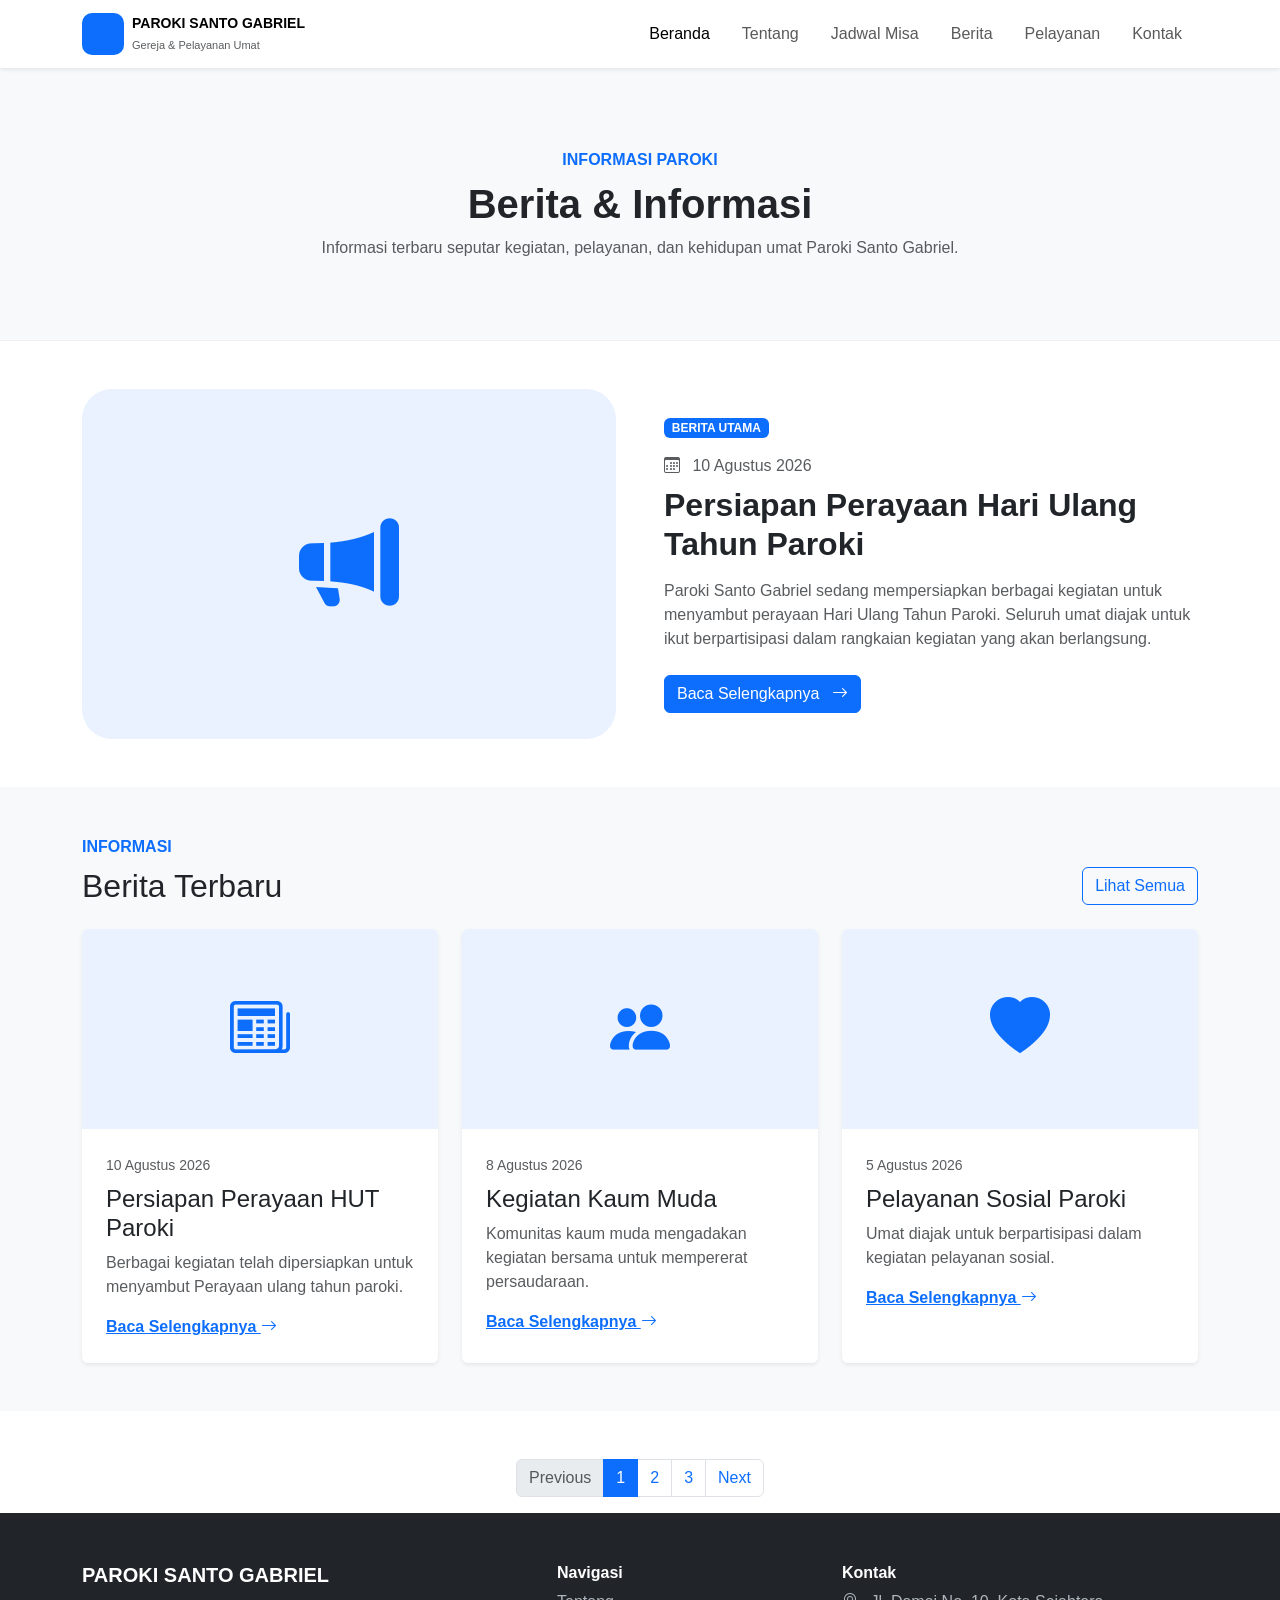
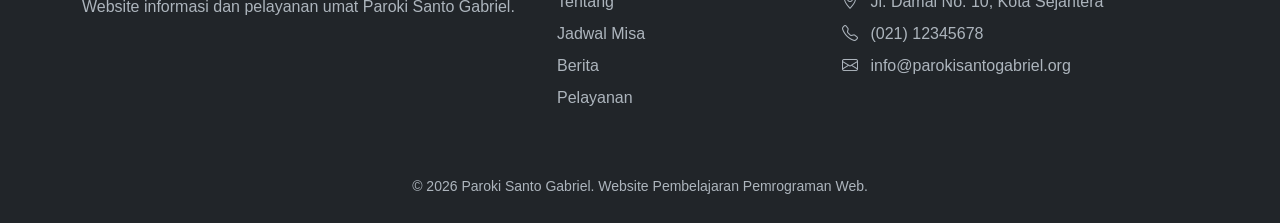
<file: berita.html>
<!DOCTYPE html>
<html lang ="id">
  <head>
    <meta charset="UTF-8" />
    <meta name="viewport" content="width=device-width, initial-scale=1.0" />

    <title>Paroki Santo Gabriel</title>

    <!-- Bootstrap CSS -->
     <link 
        href="https://cdn.jsdelivr.net/npm/bootstrap@5.3.3/dist/css/bootstrap.min.css" 
        
        rel="stylesheet" 
    />

    <!-- Bootstrap Icons -->
    <link 
        rel="stylesheet"
        href="https://cdn.jsdelivr.net/npm/bootstrap-icons@1.11.3/font/bootstrap-icons.min.css" 
    />


    <!-- Custom CSS -->
     <link rel="stylesheet" href="style.css"/>
  </head>

  <body>
    <!-- ============================================
        NAVBAR
        ========================================== -->
    <nav class="navbar navbar-expand-lg navbar-light bg-white shadow-sm sticky-top">
      <div class="container">
        <!-- Logo -->
        <a class="navbar-brand d-flex align-items-center" href="index.html">
          <div class="logo-icon me-2">
            <i class="bi bi-cross"></i>
          </div>

          <div>
            <div class="fw-bold">PAROKI SANTO GABRIEL</div>
            <small class="text-muted">Gereja & Pelayanan Umat</small>
          </div>
        </a>

         <!-- Mobile Button -->
          <button
          class="navbar-toggler"
          type="button"
          data-bs-toggle="collapse"
          data-bs-target="#navbarMenu"
        >
          <span class="navbar-toggler-icon"></span>
        </button>

        <!-- Menu -->
         <div class="collapse navbar-collapse" id="navbarMenu">
          <ul class="navbar-nav ms-auto">
            <li class="nav-item">
              <a class="nav-link active" href="index.html"> Beranda </a>
            </li>

            <li class="nav-item">
              <a class="nav-link" href="tentang.html"> Tentang </a>
            </li>

            <li class="nav-item">
              <a class="nav-link" href="jadwal-misa.html"> Jadwal Misa </a>
            </li>

            <li class="nav-item">
              <a class="nav-link" href="berita.html"> Berita </a>
            </li>

            <li class="nav-item">
              <a class="nav-link" href="#"> Pelayanan </a>
            </li>
            
            <li class="nav-item">
              <a class="nav-link" href="#"> Kontak </a>
            </li>
          </ul>
        </div>
      </div>
    </nav>

<!-- =============================================
        PAGE HEADER
    ============================================== -->
    
    <section class="page-header">
        <div class="container">
            <div class="text-center">
                <span class="text-primary fw-semibold">INFORMASI PAROKI</span>
                
                <h1 class="fw-bold mt-2">Berita & Informasi</h1>
                
                <p class="text-muted mb-0">
                    Informasi terbaru seputar kegiatan, pelayanan, dan kehidupan umat Paroki Santo Gabriel.
                    </p>
            </div>
        </div>
    </section>

<!-- =============================================
        FEATURED NEWS
    ============================================== -->
    
    <section class="py-5">
        <div class="container">
            <div class="row align-items-center g-5">
                <!-- Image -->
                <div class="col-lg-6">
                    <div class="featured-image">
                        <i class="bi bi-megaphone-fill"></i>
                    </div>
                </div>

                <!-- Content -->
                <div class="col-lg-6">
                    <span class="badge bg-primary mb-3">BERITA UTAMA</span>
                    
                    <p class="text-muted mb-2">
                        <i class="bi bi-calendar3 me-2"></i>
                        10 Agustus 2026
                    </p>
                    
                    <h2 class="fw-bold">Persiapan Perayaan Hari Ulang Tahun Paroki</h2>
                    
                    <p class="text-muted mt-3">
                        Paroki Santo Gabriel sedang mempersiapkan berbagai kegiatan untuk menyambut perayaan Hari Ulang Tahun Paroki. Seluruh umat diajak untuk ikut berpartisipasi dalam rangkaian kegiatan yang akan berlangsung.
                    </p>
                    
                    <a href="detail-berita.html" class="btn btn-primary mt-2">
                        Baca Selengkapnya
                        <i class="bi bi-arrow-right ms-2"></i>
                    </a>
                </div>
            </div>
        </div>
    </section>

<!-- ============================================
        BERITA
    ========================================== -->
        <section class="py-5 bg-light">
            <div class="container">
                <div class="d-flex justify-content-between align-items-end mb-4">
                    <div>
                        <span class="text-primary fw-semibold"> INFORMASI </span>

                        <h2 class="fw-blod mt-2 mb-0">Berita Terbaru</h2>
                    </div>

                    <a href="berita.html" class="btn btn-outline-primary"> Lihat Semua </a>
                </div>

                <div class="row g-4">
                    <!-- Berita 1 -->
                    <div class="col-md-4">
                        <article class="card news-card h-100 border-0 shadow-sm">
                            <div class="news-image">
                                <i class="bi bi-newspaper"></i>
                            </div>

                            <div class="card-body p-4">
                                <small class="text-muted"> 10 Agustus 2026 </small>

                                <h4 class="mt-2">Persiapan Perayaan HUT Paroki</h4>

                                <p class="text-muted">
                                    Berbagai kegiatan telah dipersiapkan untuk menyambut Perayaan
                                    ulang tahun paroki.
                                </p>

                                <a href="#" class="text-primary fw-semibold">
                                    Baca Selengkapnya
                                    <i class="bi bi-arrow-right"></i>
                                </a>
                            </div>
                        </article>
                    </div>
                    
                    
                    <!-- Berita 2 -->
                    <div class="col-md-4">
                        <article class="card news-card h-100 border-0 shadow-sm">
                            <div class="news-image">
                                <i class="bi bi-people-fill"></i>
                            </div>

                            <div class="card-body p-4">
                                <small class="text-muted"> 8 Agustus 2026 </small>

                                <h4 class="mt-2">Kegiatan Kaum Muda</h4>

                                <p class="text-muted">
                                    Komunitas kaum muda mengadakan kegiatan bersama untuk
                                    mempererat persaudaraan.
                                </p>

                                <a href="#" class="text-primary fw-semibold">
                                   Baca Selengkapnya
                                  <i class="bi bi-arrow-right"></i>
                                </a>
                           </div>
                        </article>
                    </div>
                        
                    <!-- Berita 3 -->
                     <div class="col-md-4">
                        <article class="card news-card h-100 border-0 shadow-sm">
                            <div class="news-image">
                                <i class="bi bi-heart-fill"></i>
                            </div>

                            <div class="card-body p-4">
                                <small class="text-muted"> 5 Agustus 2026 </small>

                                <h4 class="mt-2">Pelayanan Sosial Paroki</h4>

                                <p class="text-muted">
                                    Umat diajak untuk berpartisipasi dalam kegiatan pelayanan
                                    sosial.
                                </p>

                                <a href="#" class="text-primary fw-semibold">
                                    Baca Selengkapnya
                                 <i class="bi bi-arrow-right"></i>
                                </a>
                            </div>
                        </article>
                    </div>
                </div>
            </div>
        </section>

    <!-- =============================================
        PAGINATION
    ============================================== -->

        <nav class="mt-5">
            <ul class="pagination justify-content-center">
                <li class="page-item disabled">
                    <a class="page-link">Previous</a>
                </li>
                    
                <li class="page-item active">
                    <a class="page-link">1</a>
                </li>
                    
                <li class="page-item">
                    <a class="page-link">2</a>
                </li>
                    
                <li class="page-item">
                    <a class="page-link">3</a>
                </li>
                    
                <li class="page-item">
                    <a class="page-link">Next</a>
                </li>
            </ul>
        </nav>

    <!-- =============================================
        FOOTER
    ============================================== -->
    <footer class="footer">
        <div class="container">
            <div class="row g-4">
                <div class="col-lg-5">
                    <h5 class="fw-bold">PAROKI SANTO GABRIEL</h5>
                        
                    <p>Website informasi dan pelayanan umat Paroki Santo Gabriel.</p>
                </div>

                    <div class="col-lg-3">
                        <h6 class="fw-bold">Navigasi</h6>
                        
                        <ul class="list-unstyled">
                            <li>
                                <a href="tentang.html">Tentang</a>
                            </li>

                            <li>
                                <a href="jadwal-misa.html">Jadwal Misa</a>
                            </li>

                            <li>
                                <a href="berita.html">Berita</a>
                            </li>

                            <li>
                                <a href="#">Pelayanan</a>
                            </li>
                        </ul>
                    </div>

                    <div class="col-lg-4">
                        <h6 class="fw-bold">Kontak</h6>
                        
                        <p class="mb-2">
                            <i class="bi bi-geo-alt me-2"></i>
                            Jl. Damai No. 10, Kota Sejahtera
                        </p>
                        
                        <p class="mb-2">
                            <i class="bi bi-telephone me-2"></i>
                            (021) 12345678
                        </p>
                        
                        <p>
                            <i class="bi bi-envelope me-2"></i>
                            info@parokisantogabriel.org
                        </p>
                    </div>
                </div>

            <div class="text-center mt-5">
                <small>
                    © 2026 Paroki Santo Gabriel. Website Pembelajaran Pemrograman Web.
                </small>
            </div>
        </div>
    </footer>
</file>
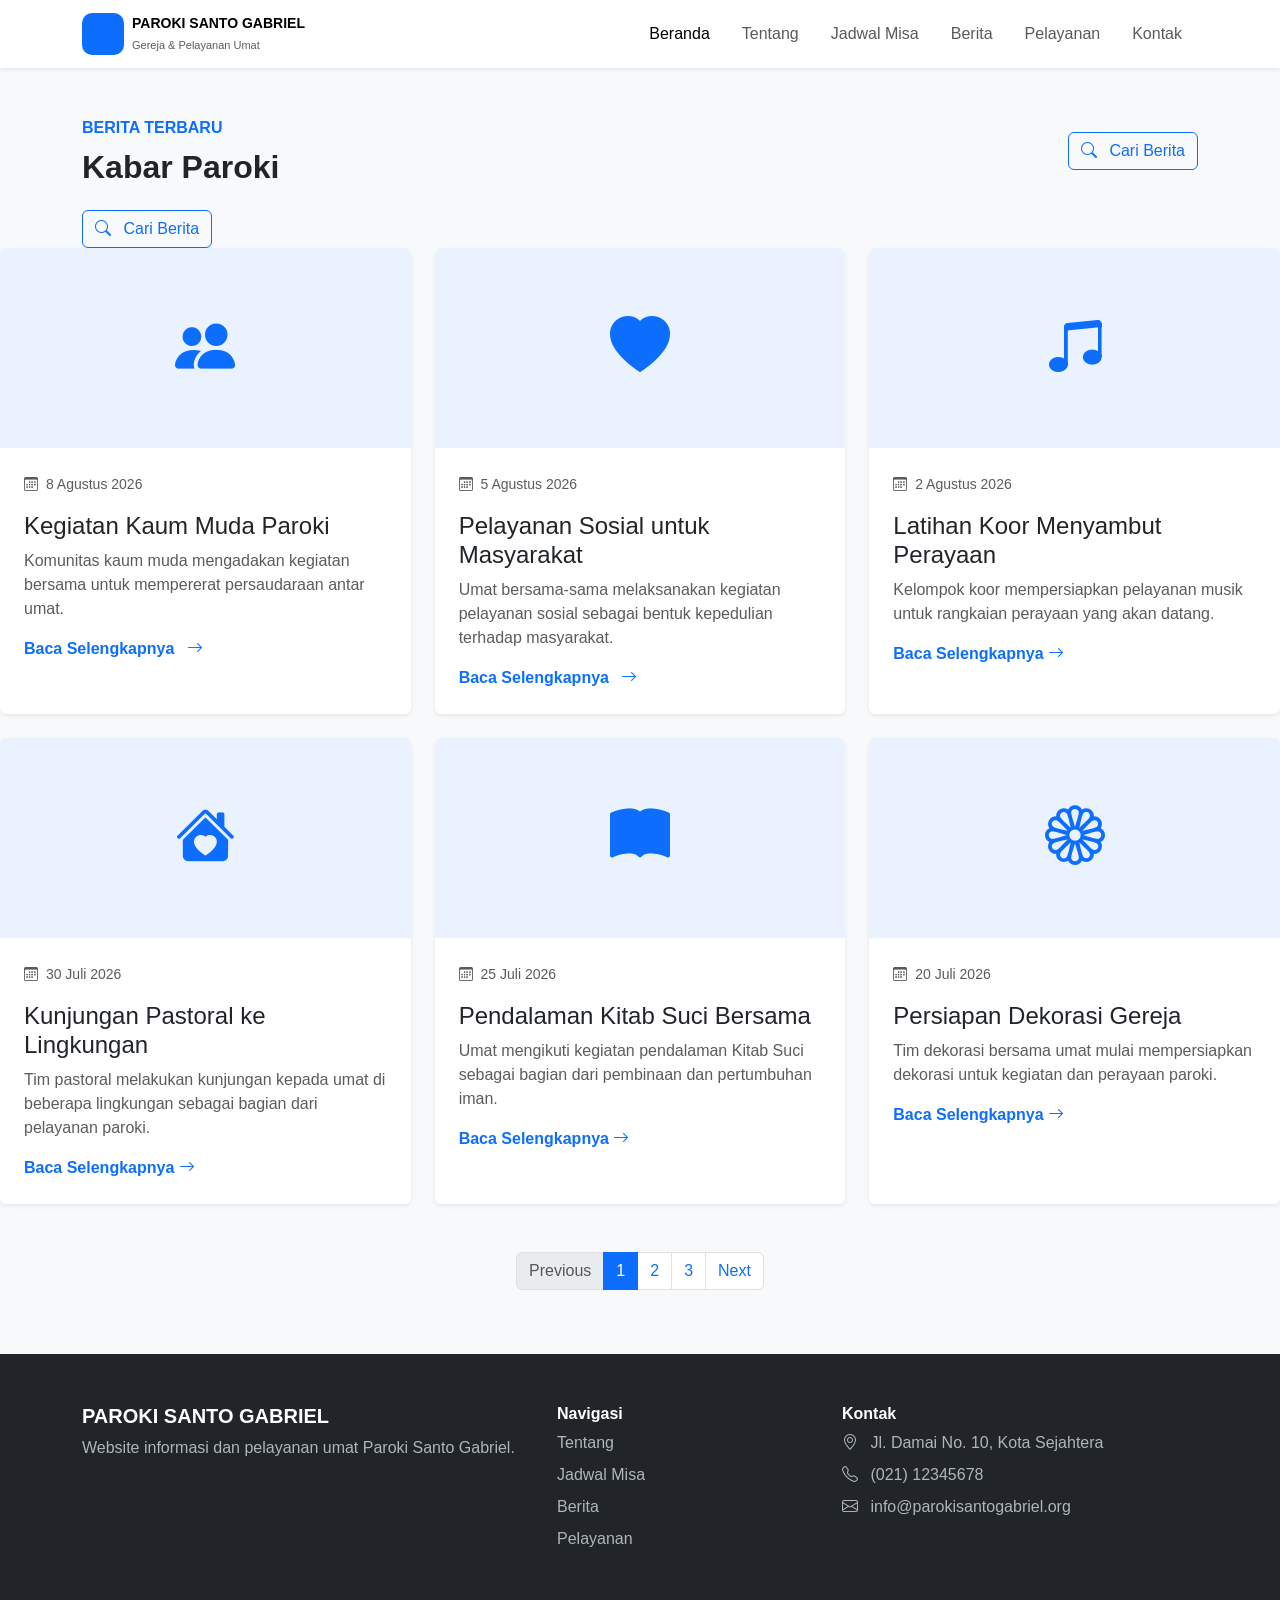
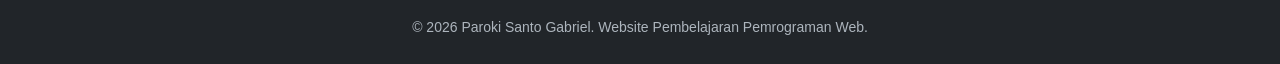
<file: detail-berita.html>
<!DOCTYPE html>
<html lang ="id">
  <head>
    <meta charset="UTF-8" />
    <meta name="viewport" content="width=device-width, initial-scale=1.0" />

    <title>Paroki Santo Gabriel</title>

    <!-- Bootstrap CSS -->
     <link 
        href="https://cdn.jsdelivr.net/npm/bootstrap@5.3.3/dist/css/bootstrap.min.css" 
        
        rel="stylesheet" 
    />

    <!-- Bootstrap Icons -->
    <link 
        rel="stylesheet"
        href="https://cdn.jsdelivr.net/npm/bootstrap-icons@1.11.3/font/bootstrap-icons.min.css" 
    />


    <!-- Custom CSS -->
     <link rel="stylesheet" href="style.css"/>
  </head>

  <body>
    <!-- ============================================
        NAVBAR
        ========================================== -->
    <nav class="navbar navbar-expand-lg navbar-light bg-white shadow-sm sticky-top">
      <div class="container">
        <!-- Logo -->
        <a class="navbar-brand d-flex align-items-center" href="index.html">
          <div class="logo-icon me-2">
            <i class="bi bi-cross"></i>
          </div>

          <div>
            <div class="fw-bold">PAROKI SANTO GABRIEL</div>
            <small class="text-muted">Gereja & Pelayanan Umat</small>
          </div>
        </a>

         <!-- Mobile Button -->
          <button
          class="navbar-toggler"
          type="button"
          data-bs-toggle="collapse"
          data-bs-target="#navbarMenu"
        >
          <span class="navbar-toggler-icon"></span>
        </button>

        <!-- Menu -->
         <div class="collapse navbar-collapse" id="navbarMenu">
          <ul class="navbar-nav ms-auto">
            <li class="nav-item">
              <a class="nav-link active" href="index.html"> Beranda </a>
            </li>

            <li class="nav-item">
              <a class="nav-link" href="tentang.html"> Tentang </a>
            </li>

            <li class="nav-item">
              <a class="nav-link" href="jadwal-misa.html"> Jadwal Misa </a>
            </li>

            <li class="nav-item">
              <a class="nav-link" href="berita.html"> Berita </a>
            </li>

            <li class="nav-item">
              <a class="nav-link" href="#"> Pelayanan </a>
            </li>
            
            <li class="nav-item">
              <a class="nav-link" href="#"> Kontak </a>
            </li>
          </ul>
        </div>
      </div>
    </nav>

<!-- =============================================
        NEWS LIST
    ============================================== -->
    
    <section class="py-5 bg-light">
        <div class="container">
            <!-- Section Header -->
            <div class="d-flex justify-content-between align-items-center mb-4">
                <div>
                    <span class="text-primary fw-semibold">BERITA TERBARU</span>
                    <h2 class="fw-bold mt-2 mb-0">Kabar Paroki</h2>
                </div>
                
                <!-- Search Button -->
                <button class="btn btn-outline-primary">
                    <i class="bi bi-search me-2"></i>
                    Cari Berita
                </button>
            </div>

            <!-- Search Button -->
            <button class="btn btn-outline-primary">
                <i class="bi bi-search me-2"></i>
                Cari Berita
            </button>
        </div>

        <!-- News Cards -->

        <div class="row g-4">
            <!-- BERITA 1 -->

            <div class="col-md-6 col-lg-4">
                <article class="card news-card h-100 border-0 shadow-sm">
                    <div class="news-image">
                        <i class="bi bi-people-fill"></i>
                    </div>
                    
                    <div class="card-body p-4">
                        <small class="text-muted">
                            <i class="bi bi-calendar3 me-1"></i>
                            8 Agustus 2026
                        </small>
                        
                        <h4 class="mt-3">Kegiatan Kaum Muda Paroki</h4>
                        
                        <p class="text-muted">
                            Komunitas kaum muda mengadakan kegiatan bersama untuk mempererat persaudaraan antar umat.
                        </p>
                        
                        <a href="detail-berita.html" class="text-primary fw-semibold text-decoration-none">
                            Baca Selengkapnya
                            <i class="bi bi-arrow-right ms-2"></i>
                        </a>
                    </div>
                </article>
            </div>

            <!-- BERITA 2 -->
             
            <div class="col-md-6 col-lg-4">
                <article class="card news-card h-100 border-0 shadow-sm">
                    <div class="news-image">
                        <i class="bi bi-heart-fill"></i>
                    </div>
                    
                    <div class="card-body p-4">
                        <small class="text-muted">
                            <i class="bi bi-calendar3 me-1"></i>
                            5 Agustus 2026
                        </small>
                        
                        <h4 class="mt-3">Pelayanan Sosial untuk Masyarakat</h4>
                        
                        <p class="text-muted">
                            Umat bersama-sama melaksanakan kegiatan pelayanan sosial sebagai bentuk kepedulian terhadap masyarakat.
                        </p>
                        
                        <a href="detail-berita.html" class="text-primary fw-semibold text-decoration-none">
                            Baca Selengkapnya
                            <i class="bi bi-arrow-right ms-2"></i>
                        </a>
                    </div>
                </article>
            </div>

            <!-- BERITA 3 -->

            <div class="col-md-6 col-lg-4">
                <article class="card news-card h-100 border-0 shadow-sm">
                    <div class="news-image">
                        <i class="bi bi-music-note-beamed"></i>
                    </div>
                    
                    <div class="card-body p-4">
                        <small class="text-muted">
                            <i class="bi bi-calendar3 me-1"></i>
                            2 Agustus 2026
                        </small>
                        
                        <h4 class="mt-3">Latihan Koor Menyambut Perayaan</h4>
                        
                        <p class="text-muted">
                            Kelompok koor mempersiapkan pelayanan musik untuk rangkaian perayaan yang akan datang.
                        </p>
                        
                        <a href="detail-berita.html" class="text-primary fw-semibold text-decoration-none">
                            Baca Selengkapnya
                            <i class="bi bi-arrow-right"></i>
                        </a>
                    </div>
                </article>
            </div>

            <!-- BERITA 4 -->

            <div class="col-md-6 col-lg-4">
                <article class="card news-card h-100 border-0 shadow-sm">
                    <div class="news-image">
                        <i class="bi bi-house-heart-fill"></i>
                    </div>
                    
                    <div class="card-body p-4">
                        <small class="text-muted">
                            <i class="bi bi-calendar3 me-1"></i>
                            30 Juli 2026
                        </small>
                        
                        <h4 class="mt-3">Kunjungan Pastoral ke Lingkungan</h4>
                        
                        <p class="text-muted">
                            Tim pastoral melakukan kunjungan kepada umat di beberapa lingkungan sebagai bagian dari pelayanan paroki.
                        </p>
                        
                        <a href="detail-berita.html" class="text-primary fw-semibold text-decoration-none">
                            Baca Selengkapnya
                            <i class="bi bi-arrow-right"></i>
                        </a>
                    </div>
                </article>
            </div>

            <!-- BERITA 5 -->

            <div class="col-md-6 col-lg-4">
                <article class="card news-card h-100 border-0 shadow-sm">
                    <div class="news-image">
                        <i class="bi bi-book-fill"></i>
                    </div>
                    
                    <div class="card-body p-4">
                        <small class="text-muted">
                            <i class="bi bi-calendar3 me-1"></i>
                            25 Juli 2026
                        </small>
                        
                        <h4 class="mt-3">Pendalaman Kitab Suci Bersama</h4>
                        
                        <p class="text-muted">
                            Umat mengikuti kegiatan pendalaman Kitab Suci sebagai bagian dari pembinaan dan pertumbuhan iman.
                        </p>
                        
                        <a href="detail-berita.html" class="text-primary fw-semibold text-decoration-none">
                            Baca Selengkapnya
                            <i class="bi bi-arrow-right"></i>
                        </a>
                    </div>
                </article>
            </div>

            <!-- BERITA 6 -->

            <div class="col-md-6 col-lg-4">
                <article class="card news-card h-100 border-0 shadow-sm">
                    <div class="news-image">
                        <i class="bi bi-flower1"></i>
                    </div>
                    
                    <div class="card-body p-4">
                        <small class="text-muted">
                            <i class="bi bi-calendar3 me-1"></i>
                            20 Juli 2026
                        </small>
                        
                        <h4 class="mt-3">Persiapan Dekorasi Gereja</h4>
                        
                        <p class="text-muted">
                            Tim dekorasi bersama umat mulai mempersiapkan dekorasi untuk kegiatan dan perayaan paroki.
                        </p>
                        
                        <a href="detail-berita.html" class="text-primary fw-semibold text-decoration-none">
                            Baca Selengkapnya
                            <i class="bi bi-arrow-right"></i>
                        </a>
                    </div>
                </article>
            </div>
        </div>

        <!-- =============================================
            PAGINATION
        ============================================== -->

            <nav class="mt-5">
                <ul class="pagination justify-content-center">
                    <li class="page-item disabled">
                        <a class="page-link">Previous</a>
                    </li>
                    
                    <li class="page-item active">
                        <a class="page-link">1</a>
                    </li>
                    
                    <li class="page-item">
                        <a class="page-link">2</a>
                    </li>
                    
                    <li class="page-item">
                        <a class="page-link">3</a>
                    </li>
                    
                    <li class="page-item">
                        <a class="page-link">Next</a>
                    </li>
                </ul>
            </nav>
    </section>

<!-- =============================================
        FOOTER
    ============================================== -->
    <footer class="footer">
        <div class="container">
            <div class="row g-4">
                <div class="col-lg-5">
                    <h5 class="fw-bold">PAROKI SANTO GABRIEL</h5>
                        
                    <p>Website informasi dan pelayanan umat Paroki Santo Gabriel.</p>
                </div>

                    <div class="col-lg-3">
                        <h6 class="fw-bold">Navigasi</h6>
                        
                        <ul class="list-unstyled">
                            <li>
                                <a href="index.html">Tentang</a>
                            </li>

                            <li>
                                <a href="jadwal-misa.html">Jadwal Misa</a>
                            </li>

                            <li>
                                <a href="berita.html">Berita</a>
                            </li>

                            <li>
                                <a href="#">Pelayanan</a>
                            </li>
                        </ul>
                    </div>

                    <div class="col-lg-4">
                        <h6 class="fw-bold">Kontak</h6>
                        
                        <p class="mb-2">
                            <i class="bi bi-geo-alt me-2"></i>
                            Jl. Damai No. 10, Kota Sejahtera
                        </p>
                        
                        <p class="mb-2">
                            <i class="bi bi-telephone me-2"></i>
                            (021) 12345678
                        </p>
                        
                        <p>
                            <i class="bi bi-envelope me-2"></i>
                            info@parokisantogabriel.org
                        </p>
                    </div>
                </div>

            <div class="text-center mt-5">
                <small>
                    © 2026 Paroki Santo Gabriel. Website Pembelajaran Pemrograman Web.
                </small>
            </div>
        </div>
    </footer>
</file>
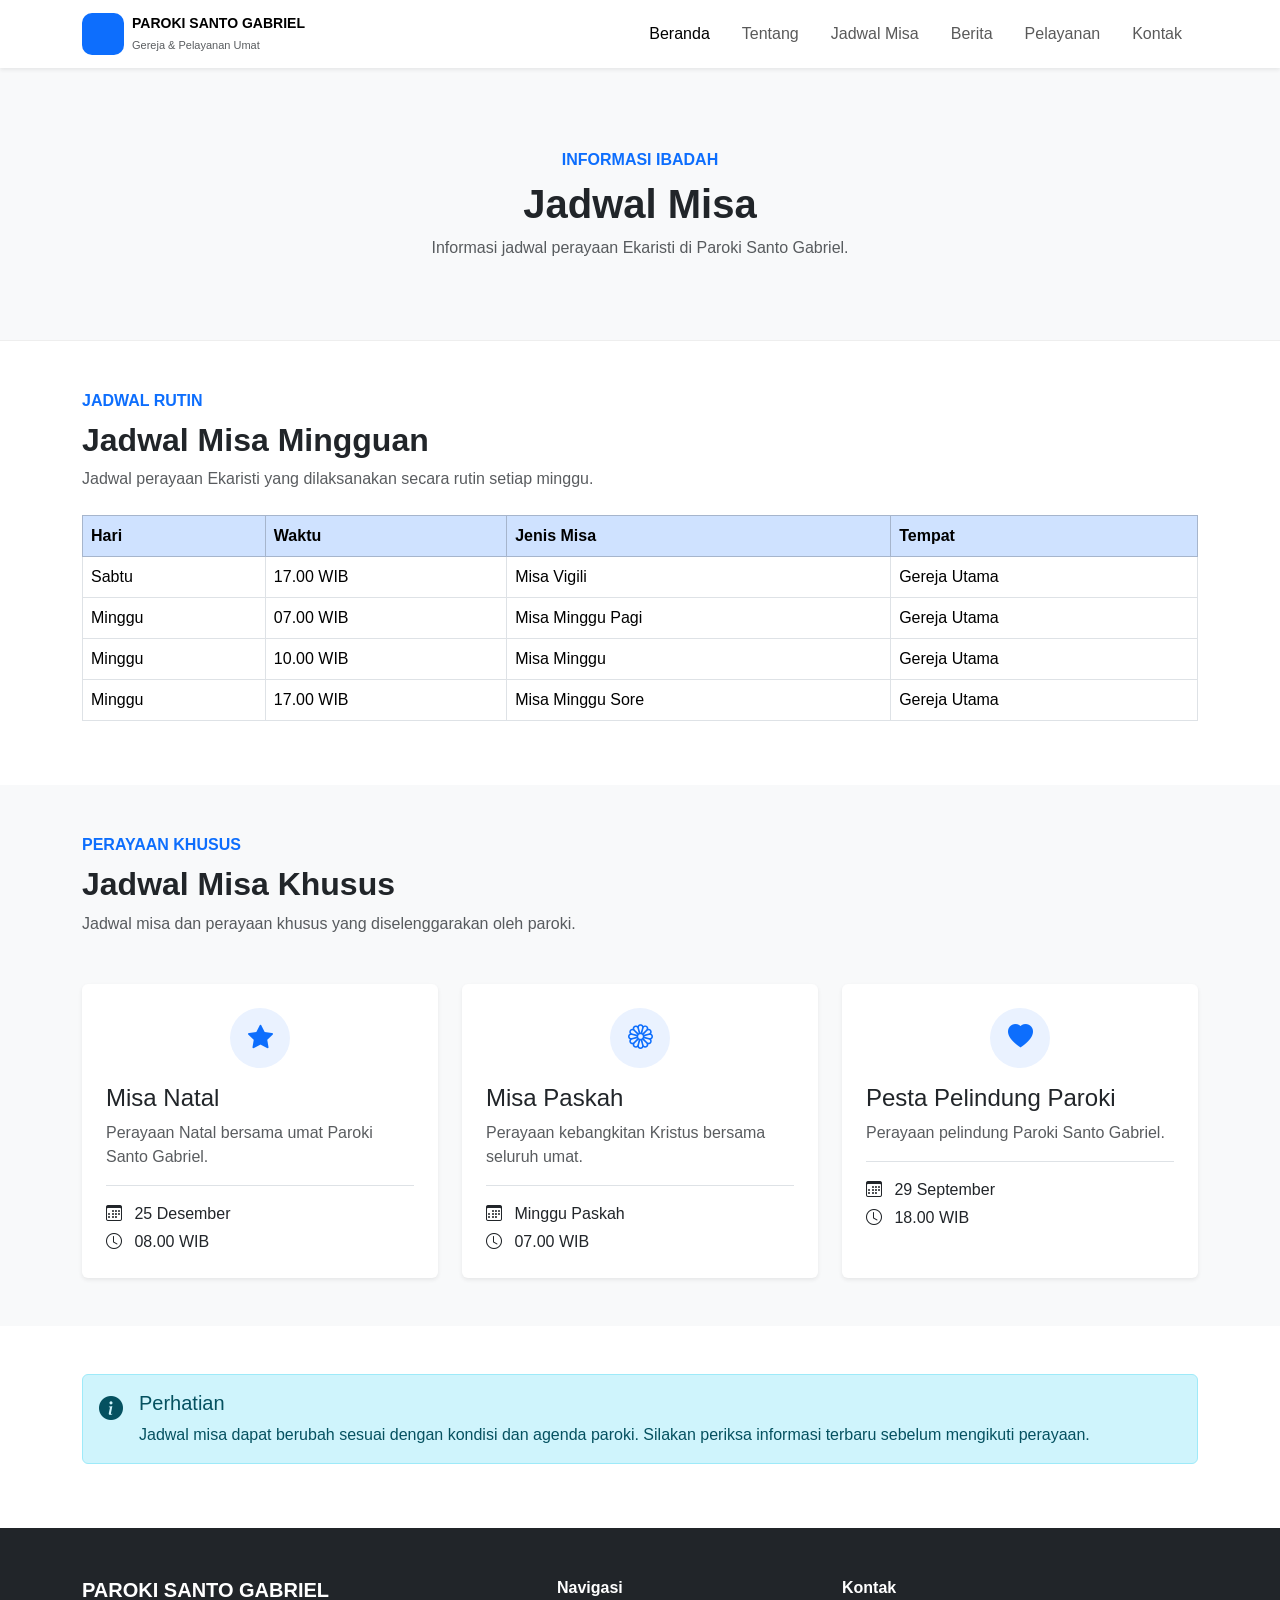
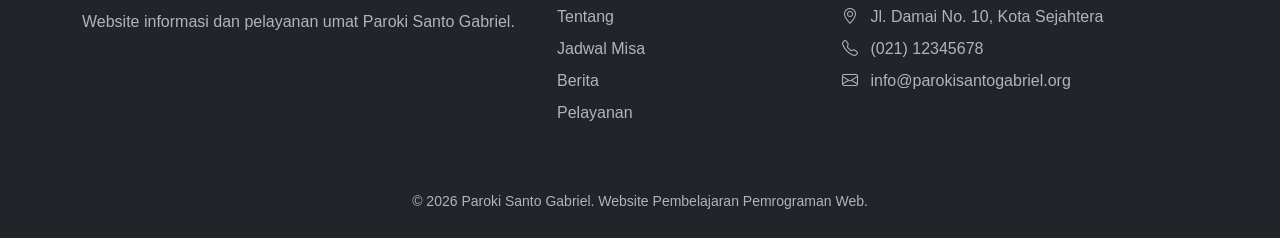
<file: jadwal-misa.html>
<!DOCTYPE html>
<html lang ="id">
  <head>
    <meta charset="UTF-8" />
    <meta name="viewport" content="width=device-width, initial-scale=1.0" />

    <title>Paroki Santo Gabriel</title>

    <!-- Bootstrap CSS -->
     <link 
        href="https://cdn.jsdelivr.net/npm/bootstrap@5.3.3/dist/css/bootstrap.min.css" 
        
        rel="stylesheet" 
    />

    <!-- Bootstrap Icons -->
    <link 
        rel="stylesheet"
        href="https://cdn.jsdelivr.net/npm/bootstrap-icons@1.11.3/font/bootstrap-icons.min.css" 
    />


    <!-- Custom CSS -->
     <link rel="stylesheet" href="style.css"/>
  </head>

  <body> 
    <!-- ============================================
        NAVBAR
        ========================================== -->
    <nav class="navbar navbar-expand-lg navbar-light bg-white shadow-sm sticky-top">
      <div class="container">
        <!-- Logo -->
        <a class="navbar-brand d-flex align-items-center" href="index.html">
          <div class="logo-icon me-2">
            <i class="bi bi-cross"></i>
          </div>

          <div>
            <div class="fw-bold">PAROKI SANTO GABRIEL</div>
            <small class="text-muted">Gereja & Pelayanan Umat</small>
          </div>
        </a>

         <!-- Mobile Button -->
          <button
          class="navbar-toggler"
          type="button"
          data-bs-toggle="collapse"
          data-bs-target="#navbarMenu"
        >
          <span class="navbar-toggler-icon"></span>
        </button>

        <!-- Menu -->
         <div class="collapse navbar-collapse" id="navbarMenu">
          <ul class="navbar-nav ms-auto">
            <li class="nav-item">
              <a class="nav-link active" href="index.html"> Beranda </a>
            </li>

            <li class="nav-item">
              <a class="nav-link" href="tentang.html"> Tentang </a>
            </li>

            <li class="nav-item">
              <a class="nav-link" href="jadwal-misa.html"> Jadwal Misa </a>
            </li>

            <li class="nav-item">
              <a class="nav-link" href="berita.html"> Berita </a>
            </li>

            <li class="nav-item">
              <a class="nav-link" href="#"> Pelayanan </a>
            </li>
            
            <li class="nav-item">
              <a class="nav-link" href="#"> Kontak </a>
            </li>
          </ul>
        </div>
      </div>
    </nav>

    
<!-- =============================================
        PAGE HEADER
    ============================================== -->
    
    <section class="page-header">
        <div class="container">
            <div class="text-center">
                <span class="text-primary fw-semibold">INFORMASI IBADAH</span>
                <h1 class="fw-bold mt-2">Jadwal Misa</h1>
                <p class="text-muted mb-0">
                    Informasi jadwal perayaan Ekaristi di Paroki Santo Gabriel.
                </p>
            </div>
        </div>
    </section>

    <!-- =============================================
        JADWAL MISA MINGGUAN
    ============================================== -->
    
    <section class="py-5">
        <div class="container">
            <!-- Section Title -->
            <div class="mb-4">
                <span class="text-primary fw-semibold">JADWAL RUTIN</span>
                <h2 class="fw-bold mt-2">Jadwal Misa Mingguan</h2>
                <p class="text-muted">
                    Jadwal perayaan Ekaristi yang dilaksanakan secara rutin setiap minggu.
                </p>
            </div>

            <!-- Schedule Table -->
            <div class="table-responsive">
                <table class="table table-bordered align-middle">
                    <thead class="table-primary">
                        <tr>
                            <th>Hari</th>
                            <th>Waktu</th>
                            <th>Jenis Misa</th>
                            <th>Tempat</th>
                        </tr>
                    </thead>

                    <tbody>
                        <tr>
                            <td>Sabtu</td>
                            <td>17.00 WIB</td>
                            <td>Misa Vigili</td>
                            <td>Gereja Utama</td>
                        </tr>
                        <tr>
                            <td>Minggu</td>
                            <td>07.00 WIB</td>
                            <td>Misa Minggu Pagi</td>
                            <td>Gereja Utama</td>
                        </tr>
                        <tr>
                            <td>Minggu</td>
                            <td>10.00 WIB</td>
                            <td>Misa Minggu</td>
                            <td>Gereja Utama</td>
                        </tr>
                        <tr>
                            <td>Minggu</td>
                            <td>17.00 WIB</td>
                            <td>Misa Minggu Sore</td>
                            <td>Gereja Utama</td>
                        </tr>
                    </tbody>
                </table>
            </div>
        </div>
    </section>

<!-- =============================================
        JADWAL MISA KHUSUS
    ============================================== -->
    
    <section class="py-5 bg-light">
        <div class="container">
            <div class="mb-5">
                <span class="text-primary fw-semibold">PERAYAAN KHUSUS</span>
                <h2 class="fw-bold mt-2">Jadwal Misa Khusus</h2>
                <p class="text-muted">
                    Jadwal misa dan perayaan khusus yang diselenggarakan oleh paroki.
                </p>
            </div>

            <div class="row g-4">
                <!-- Misa Natal -->
                
                <div class="col-md-4">
                    <div class="card h-100 border-0 shadow-sm">
                        <div class="card-body p-4">
                            <div class="schedule-icon mb-3">
                                <i class="bi bi-star-fill"></i>
                            </div>
                            
                            <h4>Misa Natal</h4>
                            <p class="text-muted">
                                Perayaan Natal bersama umat Paroki Santo Gabriel.
                            </p>
                            
                            <div class="border-top pt-3">
                                <p class="mb-1">
                                    <i class="bi bi-calendar3 me-2"></i>
                                    25 Desember
                                </p>
                                
                                <p class="mb-0">
                                    <i class="bi bi-clock me-2"></i>
                                    08.00 WIB
                                </p>
                            </div>
                        </div>
                    </div>
                </div>

                <!-- Misa Paskah -->
             
                <div class="col-md-4">
                    <div class="card h-100 border-0 shadow-sm">
                        <div class="card-body p-4">
                            <div class="schedule-icon mb-3">
                                <i class="bi bi-flower1"></i>
                            </div>
                            
                            <h4>Misa Paskah</h4>
                            
                            <p class="text-muted">
                                Perayaan kebangkitan Kristus bersama seluruh umat.
                            </p>
                            
                            <div class="border-top pt-3">
                                <p class="mb-1">
                                    <i class="bi bi-calendar3 me-2"></i>
                                    Minggu Paskah
                                </p>
                                
                                <p class="mb-0">
                                    <i class="bi bi-clock me-2"></i>
                                    07.00 WIB
                                </p>
                            </div>
                        </div>
                    </div>
                </div>

                <!-- Pesta Pelindung Paroki -->

                <div class="col-md-4">
                    <div class="card h-100 border-0 shadow-sm">
                        <div class="card-body p-4">
                            <div class="schedule-icon mb-3">
                                <i class="bi bi-heart-fill"></i>
                            </div>
                            
                            <h4>Pesta Pelindung Paroki</h4>
                            
                            <p class="text-muted">
                                Perayaan pelindung Paroki Santo Gabriel.
                            </p>
                            
                            <div class="border-top pt-3">
                                <p class="mb-1">
                                    <i class="bi bi-calendar3 me-2"></i>
                                    29 September
                                </p>
                                
                                <p class="mb-0">
                                    <i class="bi bi-clock me-2"></i>
                                    18.00 WIB
                                </p>
                            </div>
                        </div>
                    </div>
                </div>
            </div>
        </div>
    </section>

    <!-- =============================================
        CATATAN
    ============================================== -->
    
    <section class="py-5">
        <div class="container">
            <div class="alert alert-info d-flex align-items-start">
                <i class="bi bi-info-circle-fill fs-4 me-3"></i>
                
                <div>
                    <h5 class="alert-heading">Perhatian</h5>
                    
                    <p class="mb-0">
                        Jadwal misa dapat berubah sesuai dengan kondisi dan agenda paroki. 
                        Silakan periksa informasi terbaru sebelum mengikuti perayaan.
                    </p>
                </div>
            </div>
        </div>
    </section>

    <!-- =============================================
        FOOTER
    ============================================== -->
    <footer class="footer">
        <div class="container">
            <div class="row g-4">
                <div class="col-lg-5">
                    <h5 class="fw-bold">PAROKI SANTO GABRIEL</h5>
                        
                    <p>Website informasi dan pelayanan umat Paroki Santo Gabriel.</p>
                </div>

                    <div class="col-lg-3">
                        <h6 class="fw-bold">Navigasi</h6>
                        
                        <ul class="list-unstyled">
                            <li>
                                <a href="#">Tentang</a>
                            </li>

                            <li>
                                <a href="jadwal-misa.html">Jadwal Misa</a>
                            </li>

                            <li>
                                <a href="berita.html">Berita</a>
                            </li>

                            <li>
                                <a href="#">Pelayanan</a>
                            </li>
                        </ul>
                    </div>

                    <div class="col-lg-4">
                        <h6 class="fw-bold">Kontak</h6>
                        
                        <p class="mb-2">
                            <i class="bi bi-geo-alt me-2"></i>
                            Jl. Damai No. 10, Kota Sejahtera
                        </p>
                        
                        <p class="mb-2">
                            <i class="bi bi-telephone me-2"></i>
                            (021) 12345678
                        </p>
                        
                        <p>
                            <i class="bi bi-envelope me-2"></i>
                            info@parokisantogabriel.org
                        </p>
                    </div>
                </div>

            <div class="text-center mt-5">
                <small>
                    © 2026 Paroki Santo Gabriel. Website Pembelajaran Pemrograman Web.
                </small>
            </div>
        </div>
    </footer>
</file>
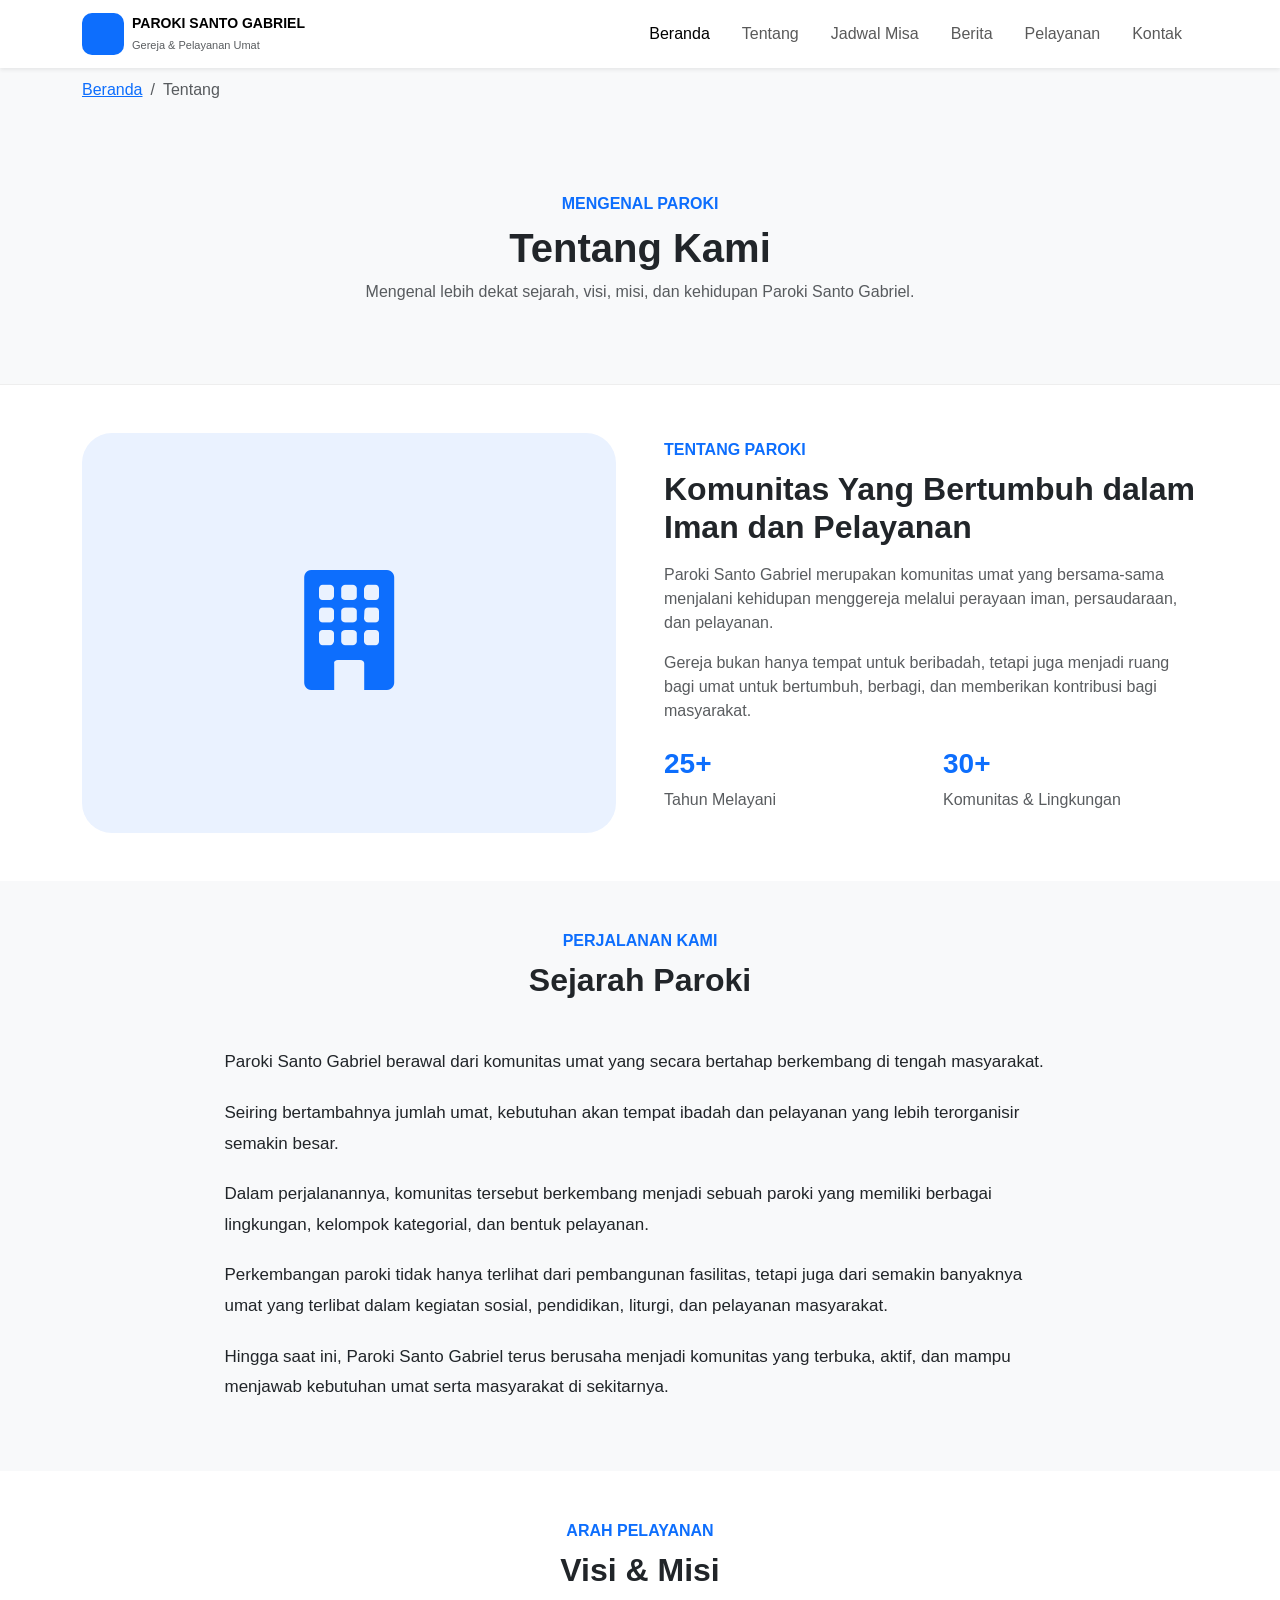
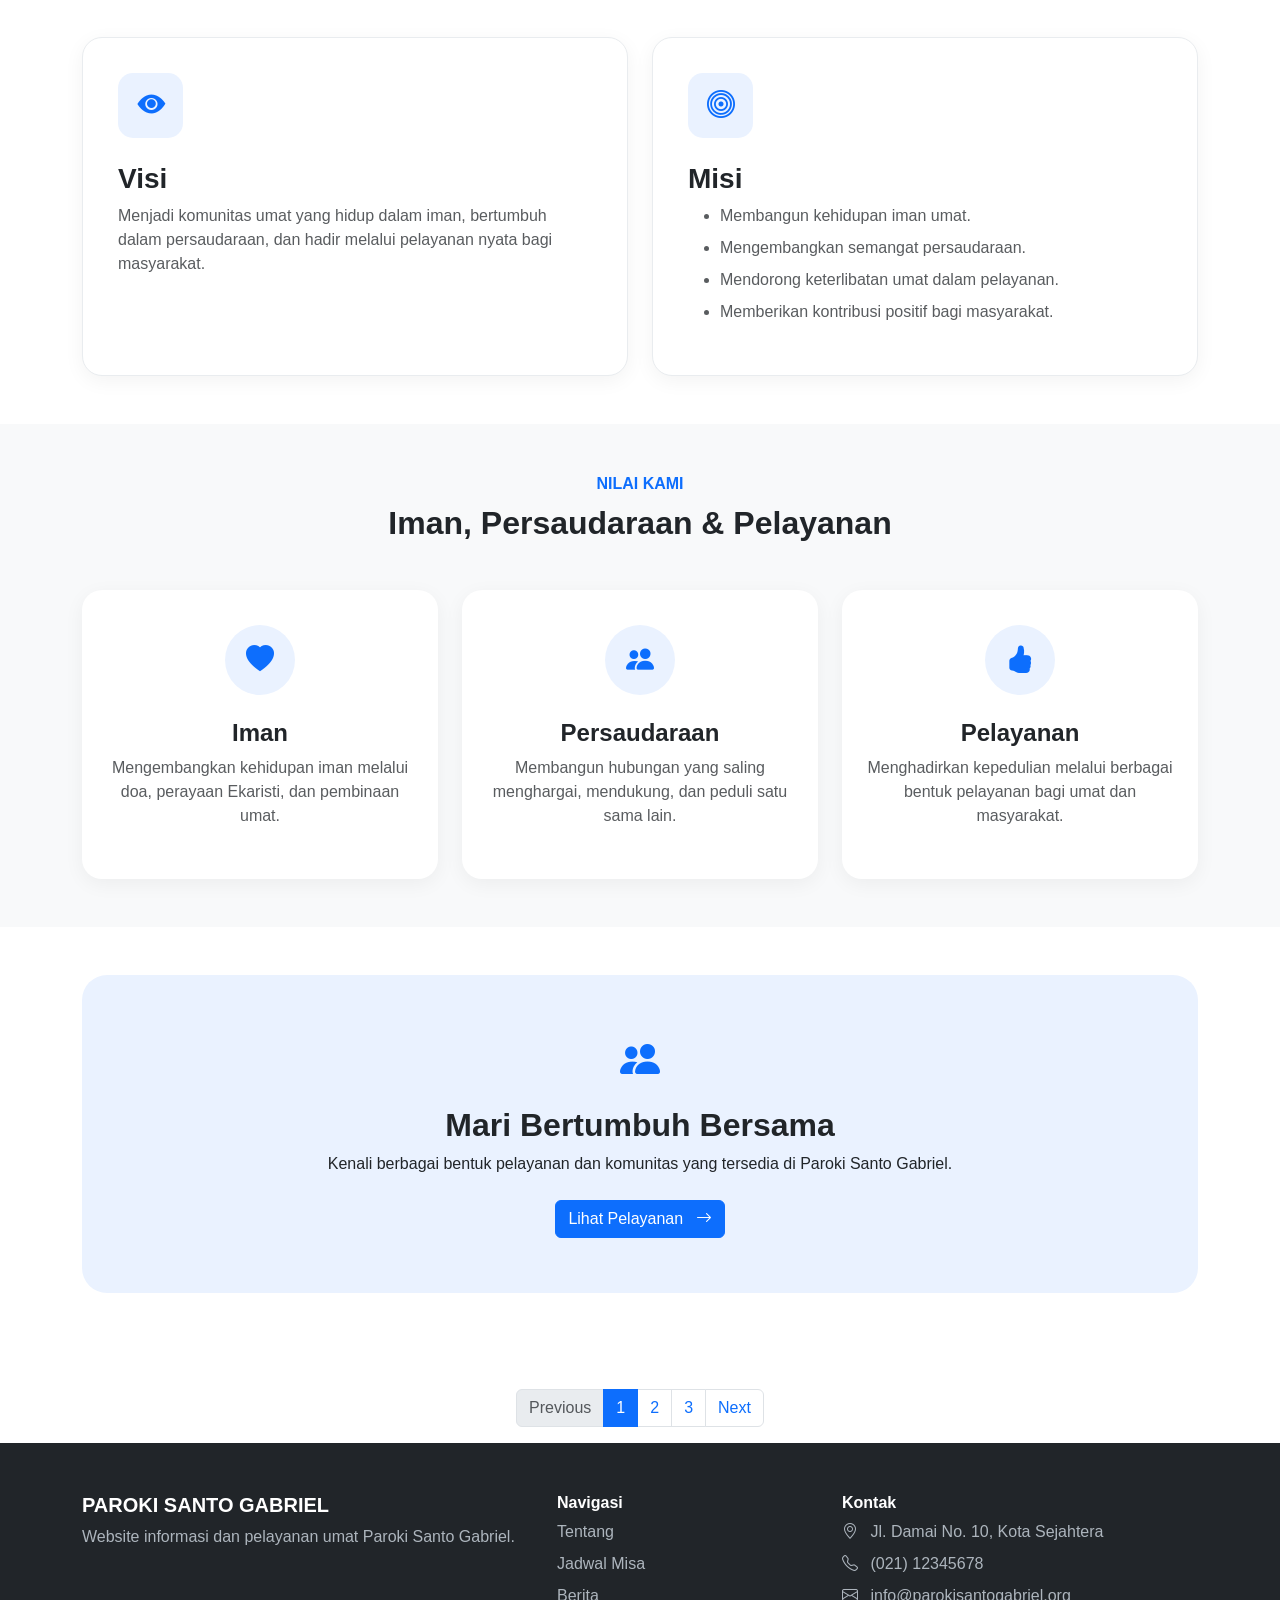
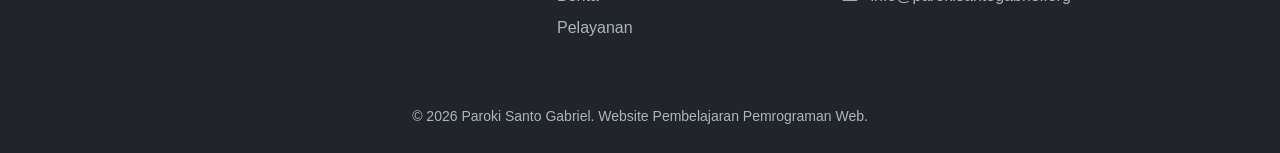
<file: tentang.html>
<!DOCTYPE html>
<html lang ="id">
  <head>
    <meta charset="UTF-8" />
    <meta name="viewport" content="width=device-width, initial-scale=1.0" />

    <title>Paroki Santo Gabriel</title>

    <!-- Bootstrap CSS -->
     <link 
        href="https://cdn.jsdelivr.net/npm/bootstrap@5.3.3/dist/css/bootstrap.min.css" 
        
        rel="stylesheet" 
    />

    <!-- Bootstrap Icons -->
    <link 
        rel="stylesheet"
        href="https://cdn.jsdelivr.net/npm/bootstrap-icons@1.11.3/font/bootstrap-icons.min.css" 
    />


    <!-- Custom CSS -->
     <link rel="stylesheet" href="style.css"/>
  </head>

  <body>
    <!-- ============================================
        NAVBAR
        ========================================== -->
    <nav class="navbar navbar-expand-lg navbar-light bg-white shadow-sm sticky-top">
      <div class="container">
        <!-- Logo -->
        <a class="navbar-brand d-flex align-items-center" href="index.html">
          <div class="logo-icon me-2">
            <i class="bi bi-cross"></i>
          </div>

          <div>
            <div class="fw-bold">PAROKI SANTO GABRIEL</div>
            <small class="text-muted">Gereja & Pelayanan Umat</small>
          </div>
        </a>

         <!-- Mobile Button -->
          <button
          class="navbar-toggler"
          type="button"
          data-bs-toggle="collapse"
          data-bs-target="#navbarMenu"
        >
          <span class="navbar-toggler-icon"></span>
        </button>

        <!-- Menu -->
         <div class="collapse navbar-collapse" id="navbarMenu">
          <ul class="navbar-nav ms-auto">
            <li class="nav-item">
              <a class="nav-link active" href="index.html"> Beranda </a>
            </li>

            <li class="nav-item">
              <a class="nav-link" href="tentang.html"> Tentang </a>
            </li>

            <li class="nav-item">
              <a class="nav-link" href="jadwal-misa.html"> Jadwal Misa </a>
            </li>

            <li class="nav-item">
              <a class="nav-link" href="berita.html"> Berita </a>
            </li>

            <li class="nav-item">
              <a class="nav-link" href="#"> Pelayanan </a>
            </li>
            
            <li class="nav-item">
              <a class="nav-link" href="#"> Kontak </a>
            </li>
          </ul>
        </div>
      </div>
    </nav>

<!-- ========================================== BREADCRUMB
========================================== -->
<section class="breadcrumb-section">
    <div class="container">
        <nav aria-label="breadcrumb">
            <ol class="breadcrumb mb-0">
                <li class="breadcrumb-item"><a href="index.html">Beranda</a></li>
                <li class="breadcrumb-item active" aria-current="page">Tentang</li>
            </ol>
        </nav>
    </div>
</section>

<!-- ========================================== PAGE HEADER
========================================== -->
<section class="page-header">
    <div class="container">
        <div class="text-center"><span class="text-primary fw-semibold">MENGENAL PAROKI</span>
            <h1 class="fw-bold mt-2">Tentang Kami</h1>
            <p class="text-muted mb-0">Mengenal lebih dekat sejarah, visi, misi, dan kehidupan Paroki Santo Gabriel.</p>
        </div>
    </div>
</section>

<!-- ========================================== INTRODUCTION
========================================== -->
<section class="py-5">
    <div class="container">
        <div class="row align-items-center g-5"><!-- Image -->
            <div class="col-lg-6">
                <div class="about-image"><i class="bi bi-building-fill"></i></div>
            </div><!-- Content -->
            <div class="col-lg-6"><span class="text-primary fw-semibold">TENTANG PAROKI</span>
                <h2 class="fw-bold mt-2">Komunitas Yang Bertumbuh dalam Iman dan Pelayanan</h2>
                <p class="text-muted mt-3">Paroki Santo Gabriel merupakan komunitas umat yang bersama-sama menjalani kehidupan menggereja melalui perayaan iman, persaudaraan, dan pelayanan.</p>
                <p class="text-muted">Gereja bukan hanya tempat untuk beribadah, tetapi juga menjadi ruang bagi umat untuk bertumbuh, berbagi, dan memberikan kontribusi bagi masyarakat.</p>
                <div class="row mt-4">
                    <div class="col-6">
                        <h3 class="fw-bold text-primary">25+</h3>
                        <p class="text-muted">Tahun Melayani</p>
                    </div>
                    <div class="col-6">
                        <h3 class="fw-bold text-primary">30+</h3>
                        <p class="text-muted">Komunitas & Lingkungan</p>
                    </div>
                </div>
            </div>
        </div>
    </div>
</section>


<!-- ========================================== SEJARAH
========================================== -->
<section class="py-5 bg-light">
    <div class="container">
        <div class="row justify-content-center">
            <div class="col-lg-9">
                <div class="text-center mb-5">
                    <span class="text-primary fw-semibold">PERJALANAN KAMI</span>
                    <h2 class="fw-bold mt-2">Sejarah Paroki</h2>
                </div>
                <div class="history-content">
                    <p>Paroki Santo Gabriel berawal dari komunitas umat yang secara bertahap berkembang di tengah masyarakat.</p>
                    <p>Seiring bertambahnya jumlah umat, kebutuhan akan tempat ibadah dan pelayanan yang lebih terorganisir semakin besar.</p>
                    <p>Dalam perjalanannya, komunitas tersebut berkembang menjadi sebuah paroki yang memiliki berbagai lingkungan, 
                        kelompok kategorial, dan bentuk pelayanan.</p>
                    <p>Perkembangan paroki tidak hanya terlihat dari pembangunan fasilitas, 
                        tetapi juga dari semakin banyaknya umat yang terlibat dalam kegiatan sosial, pendidikan, liturgi, dan pelayanan masyarakat.</p>
                    <p>Hingga saat ini, Paroki Santo Gabriel terus berusaha menjadi komunitas yang terbuka, aktif, dan mampu 
                        menjawab kebutuhan umat serta masyarakat di sekitarnya.</p>
                </div>
            </div>
        </div>
    </div>
</section>

<!-- ========================================== VISI MISI
========================================== -->
<section class="py-5">
    <div class="container">
        <div class="text-center mb-5">
            <span class="text-primary fw-semibold">ARAH PELAYANAN</span>
            <h2 class="fw-bold mt-2">Visi & Misi</h2>
        </div>
        <div class="row g-4">
            <!-- VISI -->
            <div class="col-lg-6">
                <div class="vision-card h-100">
                    <div class="vision-icon"><i class="bi bi-eye-fill"></i></div>
                    <h3 class="fw-bold mt-4">Visi</h3>
                    <p class="text-muted">Menjadi komunitas umat yang hidup dalam iman, bertumbuh dalam persaudaraan, 
                        dan hadir melalui pelayanan nyata bagi masyarakat.</p>
                </div>
            </div>
            <!-- MISI -->
            <div class="col-lg-6">
                <div class="vision-card h-100">
                    <div class="vision-icon"><i class="bi bi-bullseye"></i></div>
                    <h3 class="fw-bold mt-4">Misi</h3>
                    <ul class="text-muted">
                        <li class="mb-2">Membangun kehidupan iman umat.</li>
                        <li class="mb-2">Mengembangkan semangat persaudaraan.</li>
                        <li class="mb-2">Mendorong keterlibatan umat dalam pelayanan.</li>
                        <li>Memberikan kontribusi positif bagi masyarakat.</li>
                    </ul>
                </div>
            </div>
        </div>
    </div>
</section>

<!-- ========================================= NILAI
========================================= -->
<section class="py-5 bg-light">
    <div class="container">
        <div class="text-center mb-5">
            <span class="text-primary fw-semibold">NILAI KAMI</span>
            <h2 class="fw-bold mt-2">Iman, Persaudaraan & Pelayanan</h2>
        </div>
        <div class="row g-4">
            <!-- NILAI 1 -->
            <div class="col-md-4">
                <div class="value-card text-center h-100">
                    <div class="value-icon"><i class="bi bi-heart-fill"></i></div>
                    <h4 class="fw-bold mt-4">Iman</h4>
                    <p class="text-muted">Mengembangkan kehidupan iman melalui doa, perayaan Ekaristi, dan pembinaan umat.</p>
                </div>
            </div>
            
            <!-- NILAI 2 -->
            <div class="col-md-4">
                <div class="value-card text-center h-100">
                    <div class="value-icon"><i class="bi bi-people-fill"></i></div>
                    <h4 class="fw-bold mt-4">Persaudaraan</h4>
                    <p class="text-muted">Membangun hubungan yang saling menghargai, mendukung, dan peduli satu sama lain.</p>
                </div>
            </div>
            
            <!-- NILAI 3 -->
            <div class="col-md-4">
                <div class="value-card text-center h-100">
                    <div class="value-icon"><i class="bi bi-hand-thumbs-up-fill"></i></div>
                    <h4 class="fw-bold mt-4">Pelayanan</h4>
                    <p class="text-muted">Menghadirkan kepedulian melalui berbagai bentuk pelayanan bagi umat dan masyarakat.</p>
                </div>
            </div>
        </div>
    </div>
</section>

<!-- ========================================= CTA
========================================= -->
<section class="py-5">
    <div class="container">
        <div class="about-cta text-center">
            <i class="bi bi-people-fill fs-1"></i>
            <h2 class="fw-bold mt-3">Mari Bertumbuh Bersama</h2>
            <p class="mb-4">Kenali berbagai bentuk pelayanan dan komunitas yang tersedia di Paroki Santo Gabriel.</p>
            <a href="pelayanan.html" class="btn btn-primary">
                Lihat Pelayanan <i class="bi bi-arrow-right ms-2"></i>
            </a>
        </div>
    </div>
</section>

    <!-- =============================================
        PAGINATION
    ============================================== -->

        <nav class="mt-5">
            <ul class="pagination justify-content-center">
                <li class="page-item disabled">
                    <a class="page-link">Previous</a>
                </li>
                    
                <li class="page-item active">
                    <a class="page-link">1</a>
                </li>
                    
                <li class="page-item">
                    <a class="page-link">2</a>
                </li>
                    
                <li class="page-item">
                    <a class="page-link">3</a>
                </li>
                    
                <li class="page-item">
                    <a class="page-link">Next</a>
                </li>
            </ul>
        </nav>

    <!-- =============================================
        FOOTER
    ============================================== -->
    <footer class="footer">
        <div class="container">
            <div class="row g-4">
                <div class="col-lg-5">
                    <h5 class="fw-bold">PAROKI SANTO GABRIEL</h5>
                        
                    <p>Website informasi dan pelayanan umat Paroki Santo Gabriel.</p>
                </div>

                    <div class="col-lg-3">
                        <h6 class="fw-bold">Navigasi</h6>
                        
                        <ul class="list-unstyled">
                            <li>
                                <a href="tentang.html">Tentang</a>
                            </li>

                            <li>
                                <a href="jadwal-misa.html">Jadwal Misa</a>
                            </li>

                            <li>
                                <a href="berita.html">Berita</a>
                            </li>

                            <li>
                                <a href="#">Pelayanan</a>
                            </li>
                        </ul>
                    </div>

                    <div class="col-lg-4">
                        <h6 class="fw-bold">Kontak</h6>
                        
                        <p class="mb-2">
                            <i class="bi bi-geo-alt me-2"></i>
                            Jl. Damai No. 10, Kota Sejahtera
                        </p>
                        
                        <p class="mb-2">
                            <i class="bi bi-telephone me-2"></i>
                            (021) 12345678
                        </p>
                        
                        <p>
                            <i class="bi bi-envelope me-2"></i>
                            info@parokisantogabriel.org
                        </p>
                    </div>
                </div>

            <div class="text-center mt-5">
                <small>
                    © 2026 Paroki Santo Gabriel. Website Pembelajaran Pemrograman Web.
                </small>
            </div>
        </div>
    </footer>
</file>
<file: style.css>
/* ==========================================================================
   GLOBAL
========================================================================== */

body {
    font-family: Arial, Helvetica, sans-serif;
    color: #212529;
}

.min-vh-75 {
    min-height: 75vh;
}

.section-heading {
    max-width: 700px;
    margin-left: auto;
    margin-right: auto;
}

/* ==========================================================================
   NAVBAR
========================================================================== */

.logo-icon {
    width: 42px;
    height: 42px;
    
    display: flex;
    align-items: center;
    justify-content: center;
    
    background: #0d6efd;
    color: white;
    
    border-radius: 10px;
}

.navbar-brand {
    font-size: 14px;
}

.navbar-brand small {
    font-size: 11px;
}

.nav-link {
    margin-left: 8px;
    margin-right: 8px;
}

.nav-link:hover {
    color: #0d6efd;
}

/* ==========================================================================
   HERO
========================================================================== */

.hero-section {
    background: linear-gradient(135deg, #f8f9fa, #eaf2ff);
}

.hero-card {
    background: white;
    
    padding: 70px 40px;
    
    border-radius: 30px;
    
    box-shadow: 0 20px 50px rgba(0, 0, 0, 0.08);
}

/* ==========================================================================
   PAGE HEADER
========================================================================== */

.page-header {
    background: #f8f9fa;
    padding: 80px 0;    
    border-bottom: 1px solid #eeeeee;
}


/* ==========================================================================
   SCHEDULE
========================================================================== */

.schedule-card {
    background: white;
    
    padding: 35px;
    
    border-radius: 20px;
    
    text-align: center;
    
    border: 1px solid #eeeeee;
    
    height: 100%;
    
    transition: 0.3s;
}

.schedule-card:hover {
    transform: translateY(-5px);
    
    box-shadow: 0 15px 35px rgba(0, 0, 0, 0.08);
}

.schedule-icon {
    width: 60px;
    height: 60px;
    
    margin: auto;
    
    display: flex;
    align-items: center;
    justify-content: center;
    
    background: #eaf2ff;
    
    color: #0d6efd;
    
    border-radius: 50%;
    
    font-size: 25px;
}

/* ==========================================================================
   NEWS
========================================================================== */

.news-card {
    overflow: hidden;
    
    transition: 0.3s;
}

.news-card:hover {
    transform: translateY(-5px);
}

.news-image {
    height: 200px;
    
    background: #eaf2ff;
    
    display: flex;
    
    align-items: center;
    justify-content: center;
    
    color: #0d6efd;
    
    font-size: 60px;
}

/* ==========================================================================
   FEATURED NEWS
========================================================================== */

.featured-image {
    min-height: 350px;
    
    display: flex;
    align-items: center;
    justify-content: center;
    
    background: #eaf2ff;
    
    border-radius: 30px;
    
    color: #0d6efd;
    
    font-size: 100px;
}

/* ==========================================================================
   BREADCRUMB
========================================================================== */

.breadcrumb-section {
    background: #f8f9fa;
    
    padding: 10px 0;
}

/* ==========================================================================
   ARTICLE
========================================================================== */

.article-meta {
    color: #6c757d;
    
    font-size: 14px;
}

.article-featured-image {
    min-height: 420px;
    
    display: flex;
    align-items: center;
    justify-content: center;
    
    background: #eaf2ff;
    
    border-radius: 25px;
    
    color: #0d6efd;
    
    font-size: 120px;
}

.article-content {
    font-size: 17px;
    
    line-height: 1.8;
}

.article-content h3 {
    margin-top: 35px;
    margin-bottom: 15px;
}

.article-content blockquote {
    margin: 30px 0;
    padding: 25px 30px;
    
    background: #f8f9fa;
    
    border-left: 5px solid #0d6efd;
    
    font-style: italic;
    
    color: #495057;
}

/* ==========================================================================
   SHARE
========================================================================== */

.article-share {
    display: flex;
    align-items: center;
}

/* ==========================================================================
   SIDEBAR
========================================================================== */

.sidebar-card {
    background: #f8f9fa;
    
    padding: 30px;
    
    border-radius: 20px;
}

.sidebar-news {
    display: flex;
    
    gap: 15px;
    
    padding: 15px 0;
    
    border-bottom: 1px solid #dee2e6;
}

.sidebar-news:last-child {
    border-bottom: none;
}

.sidebar-news-icon {
    min-width: 50px;
    height: 50px;
    
    display: flex;
    align-items: center;
    justify-content: center;
    
    background: #eaf2ff;
    
    color: #0d6efd;
    
    border-radius: 10px;
}

.sidebar-news a {
    display: block;
    
    margin-top: 4px;
    
    color: #212529;
    
    text-decoration: none;
    
    font-weight: 600;
}

.sidebar-news a:hover {
    color: #0d6efd;
}

/* ==========================================================================
   SIDEBAR CONTACT
========================================================================== */

.sidebar-contact {
    padding: 30px;
    
    border-radius: 20px;
    
    background: #eaf2ff;
    
    text-align: center;
}

.sidebar-contact > i {
    font-size: 40px;
    
    color: #0d6efd;
}

/* ==========================================================================
   RESPONSIVE ARTICLE
========================================================================== */

@media (max-width: 767px) {
    .article-featured-image {
        min-height: 280px;
        
        font-size: 80px;
    }
    
    .article-content {
        font-size: 16px;
    }
}


/* ==========================================================================
   ABOUT
========================================================================== */

.about-placeholder {
    min-height: 350px;
    
    background: #eaf2ff;
    
    border-radius: 30px;
    
    display: flex;
    
    align-items: center;
    justify-content: center;
    
    flex-direction: column;
    
    color: #0d6efd;
    
    text-align: center;
}

/* ==========================================================================
   SERVICE
========================================================================== */

.service-card {
    background: white;
    
    padding: 30px;
    
    border-radius: 20px;
    
    text-align: center;
    
    height: 100%;
    
    border: 1px solid #eeeeee;
    
    transition: 0.3s;
}

.service-card:hover {
    transform: translateY(-5px);
    
    box-shadow: 0 15px 35px rgba(0, 0, 0, 0.08);
}

.service-card i {
    font-size: 40px;
    
    color: #0d6efd;
    
    display: block;
    
    margin-bottom: 20px;
}

.service-card p {
    color: #6c757d;
}

/*===================================== ABOUT IMAGE
===================================== */
.about-image {
    min-height: 400px;
    display: flex;
    align-items: center;
    justify-content: center;
    background: #eaf2ff;
    border-radius: 30px;
    color: #0d6efd;
    font-size: 120px;
}

/*===================================== HISTORY
===================================== */
.history-content {
    font-size: 17px;
    line-height: 1.8;
}

.history-content p {
    margin-bottom: 20px;
}

/*===================================== VISION & MISSION
===================================== */
.vision-card {
    padding: 35px;
    border: 1px solid #e9ecef;
    border-radius: 20px;
    background: #ffffff;
    box-shadow: 0 5px 20px rgba(0, 0, 0, 0.05);
}

.vision-icon {
    width: 65px;
    height: 65px;
    display: flex;
    align-items: center;
    justify-content: center;
    background: #eaf2ff;
    color: #0d6efd;
    border-radius: 15px;
    font-size: 28px;
}

/*===================================== VALUES
===================================== */
.value-card {
    padding: 35px 25px;
    background: #ffffff;
    border-radius: 20px;
    box-shadow: 0 5px 20px rgba(0, 0, 0, 0.05);
}

.value-icon {
    width: 70px;
    height: 70px;
    margin: 0 auto;
    display: flex;
    align-items: center;
    justify-content: center;
    background: #eaf2ff;
    color: #0d6efd;
    border-radius: 50%;
    font-size: 28px;
}

/* ======================================================= ABOUT CTA
====================================================== */
.about-cta {
    padding: 55px 30px;
    background: #eaf2ff;
    border-radius: 25px;
    color: #212529;
}

.about-cta > i {
    color: #0d6efd;
}

/* ==========================================================================
   CTA
========================================================================== */

.cta-section {
    background: #0d6efd;
    
    color: white;
}

.cta-section .btn {
    border-radius: 30px;
    
    padding-left: 30px;
    padding-right: 30px;
}

/* ==========================================================================
   FOOTER
========================================================================== */

.footer {
    background: #212529;
    
    color: #adb5bd;
    
    padding-top: 50px;
    
    padding-bottom: 25px;
}

.footer h5,
.footer h6 {
    color: white;
}

.footer a {
    color: #adb5bd;
    
    text-decoration: none;
    
    display: block;
    
    margin-bottom: 8px;
}

.footer a:hover {
    color: white;
}

/* ==========================================================================
   RESPONSIVE
========================================================================== */

@media (max-width: 991px) {
    .navbar-nav {
        padding-top: 15px;
    }
    
    .nav-link {
        margin-left: 0;
        margin-right: 0;
    }
}

@media (max-width: 767px) {
    .hero-section {
        padding-top: 50px;
        padding-bottom: 50px;
    }
    
    .display-4 {
        font-size: 2.5rem;
    }
}
</file>
